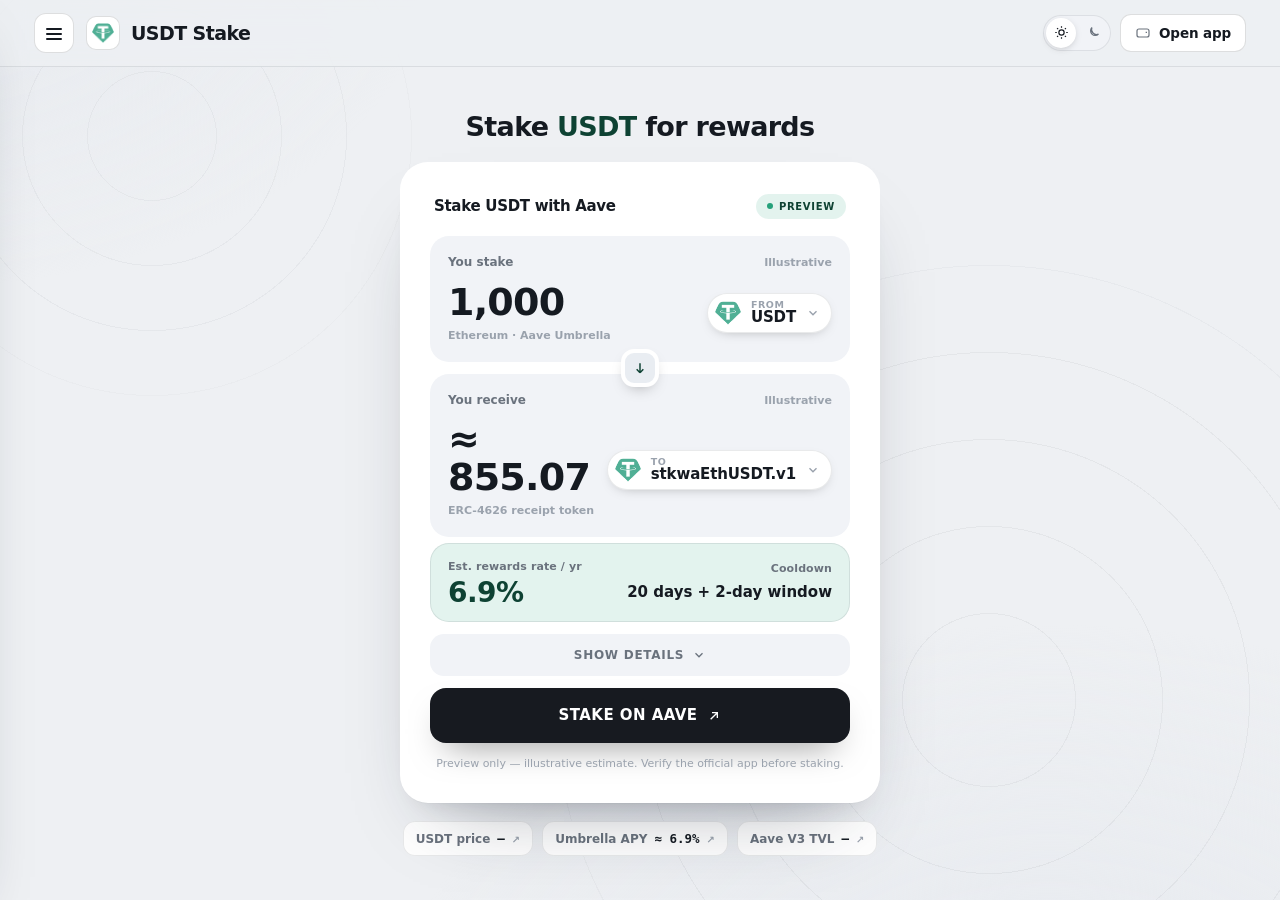
<file: index.html>
<!doctype html>
<html lang="en">
<head>
  <meta charset="utf-8">
  <meta name="viewport" content="width=device-width, initial-scale=1">
  <title>USDT Stake — Stake USDT for rewards</title>
  <meta name="description" content="USDT staking on Aave Umbrella means supplying USDT into Aave, wrapping the interest-bearing aEthUSDT position, and staking it for variable incentives ">
  <meta name="robots" content="index,follow,max-snippet:-1,max-image-preview:large,max-video-preview:-1">
  <meta name="theme-color" content="#eef0f3">
  <link rel="canonical" href="https://usdt-stake.github.io/">
  <link rel="icon" type="image/png" href="favicon.png">
  <link rel="prefetch" href="dashboard/index.html">
  <link rel="preconnect" href="https://defillama.com/" crossorigin>
  <link rel="preconnect" href="https://coins.llama.fi" crossorigin>
  <meta property="og:type" content="website"><meta property="og:url" content="https://usdt-stake.github.io/">
  <meta property="og:title" content="USDT Stake — Stake USDT for rewards">
  <meta property="og:description" content="USDT staking on Aave Umbrella means supplying USDT into Aave, wrapping the interest-bearing aEthUSDT position, and staking it for variable incentives ">
  <meta property="og:site_name" content="USDT Stake dashboard"><meta property="og:image" content="https://usdt-stake.github.io/og-cover.png">
  <meta name="twitter:card" content="summary_large_image"><meta name="twitter:title" content="USDT Stake — Stake USDT for rewards"><meta name="twitter:description" content="USDT staking on Aave Umbrella means supplying USDT into Aave, wrapping the interest-bearing aEthUSDT position, and staking it for variable incentives "><meta name="twitter:image" content="https://usdt-stake.github.io/og-cover.png">
  <script type="application/ld+json">
  {
    "@context":"https://schema.org",
    "@graph":[
      {"@type":"WebSite","@id":"https://usdt-stake.github.io/#website","url":"https://usdt-stake.github.io/","name":"USDT Stake dashboard","inLanguage":"en-US"},
      {"@type":"Thing","@id":"https://usdt-stake.github.io/#brand","name":"USDT Stake",
       "description":"USDT staking on Aave Umbrella means supplying USDT into Aave, wrapping the interest-bearing aEthUSDT position, and staking it for variable incentives while accepting automated slashing risk.",
       "sameAs":["https://stake.onaave.com/", "https://aave.com/help/umbrella/umbrella", "https://aave.com/help/umbrella/stake", "https://tether.to/en/supported-protocols/"]},
      {"@type":"WebApplication","@id":"https://usdt-stake.github.io/#widget","name":"USDT Stake preview","applicationCategory":"FinanceApplication","operatingSystem":"Any","url":"https://usdt-stake.github.io/#app","isPartOf":{"@id":"https://usdt-stake.github.io/#webpage"},"featureList":["Estimate staking rewards", "Preview the receive token", "Open the app"]},
      {"@type":"WebPage","@id":"https://usdt-stake.github.io/#webpage","url":"https://usdt-stake.github.io/","name":"USDT Stake \u2014 Stake USDT for rewards","description":"USDT staking on Aave Umbrella means supplying USDT into Aave, wrapping the interest-bearing aEthUSDT position, and staking it for variable incentives ","isPartOf":{"@id":"https://usdt-stake.github.io/#website"},"about":{"@id":"https://usdt-stake.github.io/#brand"},"mainEntity":{"@id":"https://usdt-stake.github.io/#brand"},"inLanguage":"en-US","mentions":[{"@type":"Thing","name":"Aave Umbrella","sameAs":"https://aave.com/help/umbrella/umbrella"},{"@type":"Thing","name":"USDT on Ethereum","sameAs":"https://ethplorer.io/address/0xdac17f958d2ee523a2206206994597c13d831ec7"}]},
      {"@type":"ItemList","@id":"https://usdt-stake.github.io/#resources","name":"USDT Stake \u2014 resources & references","itemListElement":[{"@type":"ListItem","position":1,"name":"Aave Umbrella overview","url":"https://aave.com/help/umbrella/umbrella"},{"@type":"ListItem","position":2,"name":"Tether supported protocols","url":"https://tether.to/en/supported-protocols/"},{"@type":"ListItem","position":3,"name":"Tether explained","url":"https://en.wikipedia.org/wiki/Tether_%28cryptocurrency%29"},{"@type":"ListItem","position":4,"name":"Introduction to Aave","url":"https://aave.com/help/aave-101/introduction-to-aave"},{"@type":"ListItem","position":5,"name":"USDT Umbrella yield","url":"https://defillama.com/yields/pool/a90d554a-b548-4f50-b03e-9dcb724b7777"},{"@type":"ListItem","position":6,"name":"Aave Umbrella app","url":"https://stake.onaave.com/"},{"@type":"ListItem","position":7,"name":"Staked USDT token","url":"https://ethplorer.io/address/0xa484ab92fe32b143aee7019fc1502b1daa522d31"},{"@type":"ListItem","position":8,"name":"Aave V3 metrics","url":"https://defillama.com/protocol/aave-v3"},{"@type":"ListItem","position":9,"name":"How to stake","url":"https://aave.com/help/umbrella/stake"},{"@type":"ListItem","position":10,"name":"How to unstake","url":"https://aave.com/help/umbrella/unstake"},{"@type":"ListItem","position":11,"name":"Safety incentives","url":"https://aave.com/help/umbrella/safety-incentives"},{"@type":"ListItem","position":12,"name":"Supply USDT to Aave","url":"https://aave.com/help/supplying/supply-tokens"},{"@type":"ListItem","position":13,"name":"Umbrella audits","url":"https://github.com/aave-dao/aave-umbrella/tree/main/audits"},{"@type":"ListItem","position":14,"name":"Umbrella launch analysis","url":"https://governance.aave.com/t/llamarisk-insights-umbrella-launch/23067"},{"@type":"ListItem","position":15,"name":"Tether transparency","url":"https://tether.to/en/transparency/"},{"@type":"ListItem","position":16,"name":"USDT on Ethereum","url":"https://ethplorer.io/address/0xdac17f958d2ee523a2206206994597c13d831ec7"}]}
    ]
  }
  </script>
  <style>
:root{
  --bg:#eef0f3; --bg-2:#e7eaef; --panel:#ffffff; --field:#f1f3f7; --field-2:#e9edf2;
  --ink:#151a21; --text:#414954; --muted:#6a727d; --faint:#9aa2ad;
  --line:rgba(20,26,33,.09); --line-2:rgba(20,26,33,.14);
  --accent:#26A17B; --accent-ink:#0e4233; --accent-soft:rgba(38,161,123,0.13); --accent-glow:rgba(38,161,123,0.3);
  --cta:#171a20; --cta-hover:#0a0c10; --cta-ink:#ffffff;
  --shadow-card:0 1px 0 rgba(20,26,33,.02), 0 40px 80px -42px rgba(24,32,48,.40), 0 14px 30px -22px rgba(24,32,48,.24);
  --shadow-pop:0 24px 60px -26px rgba(24,32,48,.38), 0 8px 20px -12px rgba(24,32,48,.22);
  --mono: ui-monospace, "SF Mono", SFMono-Regular, Menlo, Consolas, monospace;
  --font: Inter, ui-sans-serif, system-ui, -apple-system, "Segoe UI", Roboto, sans-serif;
  --ease: cubic-bezier(0.22, 0.7, 0.24, 1);
  color-scheme: light;
}
html[data-theme="dark"]{
  --bg:#0b0e13; --bg-2:#0e131b; --panel:#141a24; --field:#1b2230; --field-2:#232c3d;
  --ink:#e9eef7; --text:#bcc5d6; --muted:#8b95a8; --faint:#606a7e;
  --line:rgba(226,234,250,.10); --line-2:rgba(226,234,250,.18);
  --accent:#62bb9f; --accent-ink:#92d0bd; --accent-soft:rgba(98,187,159,0.16); --accent-glow:rgba(98,187,159,0.34);
  --cta:#62bb9f; --cta-hover:#54a088; --cta-ink:#12161c;
  --shadow-card:0 30px 70px -34px rgba(0,0,0,.66), 0 6px 18px -10px rgba(0,0,0,.5);
  --shadow-pop:0 24px 60px -26px rgba(0,0,0,.7);
  color-scheme: dark;
}
*{ box-sizing:border-box; }
html{ height:100%; scroll-behavior:smooth; }
@media (prefers-reduced-motion: reduce){ html{ scroll-behavior:auto; } }
body{ margin:0; min-width:320px; height:100%; overflow:hidden; color:var(--text); background:var(--bg); font-family:var(--font); font-size:15px; line-height:1.55; -webkit-font-smoothing:antialiased; text-rendering:optimizeLegibility; }
a{ color:inherit; text-decoration:none; }
button{ font:inherit; color:inherit; background:none; border:none; cursor:pointer; }
img{ display:block; max-width:100%; }
h1,h2,h3,p{ margin:0; }
a:focus-visible, button:focus-visible, summary:focus-visible{ outline:2px solid var(--accent); outline-offset:3px; border-radius:10px; }
.skip{ position:absolute; left:-999px; }
.skip:focus{ left:12px; top:12px; z-index:120; padding:9px 15px; border-radius:10px; background:var(--cta); color:var(--cta-ink); font-weight:750; }
.bg{ position:fixed; inset:0; z-index:0; pointer-events:none; overflow:hidden; background:
  radial-gradient(1100px 700px at 82% 116%, var(--bg-2), transparent 60%),
  radial-gradient(900px 620px at -6% -8%, var(--bg-2), transparent 58%); }
.bg::before{ content:""; position:absolute; right:-14%; bottom:-30%; width:min(92vw,940px); aspect-ratio:1; border-radius:50%;
  background:repeating-radial-gradient(circle at center, transparent 0 86px, var(--line) 86px 87px); opacity:.5; mask:radial-gradient(circle at center, #000 62%, transparent 72%); }
.bg::after{ content:""; position:absolute; left:-10%; top:-16%; width:min(70vw,560px); aspect-ratio:1; border-radius:50%;
  background:repeating-radial-gradient(circle at center, transparent 0 64px, var(--line) 64px 65px); opacity:.4; mask:radial-gradient(circle at center, #000 60%, transparent 72%); }
.topbar{ position:relative; z-index:70; flex:0 0 auto; display:flex; align-items:center; justify-content:space-between; gap:14px; padding:13px clamp(16px,3.4vw,34px);
  background:color-mix(in srgb, var(--bg) 78%, transparent); backdrop-filter:saturate(140%) blur(12px); -webkit-backdrop-filter:saturate(140%) blur(12px); border-bottom:1px solid var(--line); }
.tb-left{ display:flex; align-items:center; gap:12px; min-width:0; }
.hamb{ display:grid; place-items:center; width:40px; height:40px; flex:0 0 auto; position:relative; border:1px solid var(--line-2); border-radius:12px; background:var(--panel); color:var(--ink); transition:border-color .15s var(--ease); }
.hamb:hover{ border-color:var(--accent); }
.hamb .bar{ position:absolute; left:11px; right:11px; height:2px; border-radius:2px; background:currentColor; transition:transform .24s var(--ease), opacity .18s var(--ease); }
.hamb .bar:nth-child(1){ top:14px; } .hamb .bar:nth-child(2){ top:19px; } .hamb .bar:nth-child(3){ top:24px; }
body.drawer-open .hamb .bar:nth-child(1){ transform:translateY(5px) rotate(45deg); }
body.drawer-open .hamb .bar:nth-child(2){ opacity:0; }
body.drawer-open .hamb .bar:nth-child(3){ transform:translateY(-5px) rotate(-45deg); }
.brand{ display:flex; align-items:center; gap:11px; min-width:0; }
.brand-logo{ width:34px; height:34px; flex:0 0 auto; display:grid; place-items:center; border-radius:10px; background:var(--panel); box-shadow:inset 0 0 0 1px var(--line-2); }
.brand-logo img{ width:22px; height:22px; border-radius:50%; }
.brand-name{ font-size:19px; font-weight:820; letter-spacing:-0.03em; color:var(--ink); line-height:1.1; white-space:nowrap; }
.tb-right{ display:flex; align-items:center; gap:9px; }
.theme-toggle{ display:inline-flex; align-items:center; gap:2px; padding:3px; border-radius:999px; background:var(--field); box-shadow:inset 0 0 0 1px var(--line); }
.theme-toggle button{ display:grid; place-items:center; width:30px; height:30px; border-radius:999px; color:var(--muted); transition:color .15s var(--ease), background-color .15s var(--ease); }
.theme-toggle button svg{ width:15px; height:15px; }
.theme-toggle button[aria-pressed="true"]{ color:var(--ink); background:var(--panel); box-shadow:0 2px 8px -3px rgba(0,0,0,.28); }
.btn-app{ display:inline-flex; align-items:center; gap:8px; padding:9px 15px; border-radius:11px; background:var(--panel); color:var(--ink); font-size:13.5px; font-weight:700; letter-spacing:-0.01em; box-shadow:inset 0 0 0 1px var(--line-2); transition:box-shadow .15s var(--ease), transform .15s var(--ease); white-space:nowrap; }
.btn-app svg{ width:16px; height:16px; color:var(--muted); }
.btn-app:hover{ box-shadow:inset 0 0 0 1px var(--accent); transform:translateY(-1px); }
.btn-app:hover svg{ color:var(--accent-ink); }
.scrim{ position:fixed; inset:0; z-index:80; background:rgba(10,14,17,.42); opacity:0; visibility:hidden; transition:opacity .28s var(--ease), visibility .28s var(--ease); }
body.drawer-open .scrim{ opacity:1; visibility:visible; }
.drawer{ position:fixed; z-index:90; top:0; left:0; height:100dvh; width:300px; max-width:86vw; display:flex; flex-direction:column; padding:16px 14px 16px; background:var(--panel); border-right:1px solid var(--line); box-shadow:var(--shadow-pop);
  transform:translateX(-104%); transition:transform .3s var(--ease); overflow-y:auto; }
body.drawer-open .drawer{ transform:translateX(0); }
.drawer-head{ display:flex; align-items:center; justify-content:space-between; gap:10px; padding:2px 6px 8px; }
.drawer-head .brand-name{ font-size:15px; }
.drawer-close{ display:grid; place-items:center; width:34px; height:34px; border-radius:10px; color:var(--muted); }
.drawer-close:hover{ color:var(--ink); background:var(--field); }
.drawer-close svg{ width:17px; height:17px; }
.nav-label{ margin:15px 12px 6px; font-size:10px; font-weight:750; letter-spacing:0.15em; text-transform:uppercase; color:var(--faint); }
.nav-item{ display:flex; align-items:center; gap:12px; padding:9px 12px; border-radius:10px; color:var(--text); font-size:14px; font-weight:650; transition:color .15s var(--ease), background-color .15s var(--ease); }
.nav-item .ni-ico{ width:18px; height:18px; flex:0 0 auto; color:var(--muted); }
.nav-item.is-active{ color:var(--accent-ink); background:var(--accent-soft); }
.nav-item.is-active .ni-ico{ color:var(--accent-ink); }
.nav-item:hover{ color:var(--ink); background:var(--field); }
.nav-group{ border-radius:10px; }
.nav-group summary{ display:flex; align-items:center; gap:12px; padding:9px 12px; border-radius:10px; color:var(--text); font-size:14px; font-weight:650; cursor:pointer; list-style:none; transition:color .15s var(--ease), background-color .15s var(--ease); }
.nav-group summary::-webkit-details-marker{ display:none; }
.nav-group summary .ni-ico{ width:18px; height:18px; flex:0 0 auto; color:var(--muted); }
.nav-group summary .chev{ width:15px; height:15px; margin-left:auto; color:var(--faint); transition:transform .2s var(--ease); }
.nav-group summary:hover{ color:var(--ink); background:var(--field); }
.nav-group[open] summary{ color:var(--ink); }
.nav-group[open] summary .chev{ transform:rotate(180deg); }
.nav-sub{ display:flex; flex-direction:column; gap:1px; padding:2px 0 8px 42px; }
.nav-sub a{ display:flex; align-items:baseline; gap:7px; padding:6px 10px; border-radius:8px; color:var(--muted); font-size:12.5px; font-weight:550; transition:color .15s var(--ease), background-color .15s var(--ease); }
.nav-sub a small{ color:var(--faint); font-size:10.5px; font-weight:500; }
.nav-sub a:hover{ color:var(--accent-ink); background:var(--field); }
.drawer-foot{ margin-top:auto; padding-top:13px; border-top:1px solid var(--line); }
.disclose{ margin:8px 8px 0; font-size:11px; line-height:1.5; color:var(--muted); }
.disclose strong{ color:var(--text); font-weight:750; }
.fine{ margin:6px 8px 0; font-size:10.5px; line-height:1.45; color:var(--faint); }
.app{ height:100dvh; display:flex; flex-direction:column; overflow:hidden; position:relative; z-index:1; }
.wrap{ flex:1 1 auto; min-height:0; display:grid; place-items:center; overflow:hidden; }
.stage{ width:100%; max-width:560px; max-height:100%; margin-inline:auto; padding:clamp(14px,3vh,36px) clamp(16px,3.4vw,26px); display:flex; flex-direction:column; align-items:center; text-align:center; }
.lead{ margin:0 0 clamp(13px,2.2vh,20px); max-width:24ch; font-size:clamp(19px,2.5vw,27px); line-height:1.16; letter-spacing:-0.025em; font-weight:750; color:var(--ink); }
.lead .hl{ color:var(--accent-ink); }
.hero-chips{ display:flex; flex-wrap:wrap; justify-content:center; gap:9px; margin-top:clamp(13px,2.2vh,18px); }
.hchip{ display:inline-flex; align-items:baseline; gap:7px; padding:8px 13px; border-radius:12px; background:var(--panel); box-shadow:inset 0 0 0 1px var(--line); font-size:12px; font-weight:600; color:var(--muted); transition:box-shadow .15s var(--ease), color .15s var(--ease); }
.hchip b{ color:var(--ink); font-family:var(--mono); font-size:12.5px; font-weight:650; font-variant-numeric:tabular-nums; }
.hchip .ext{ color:var(--faint); font-size:10px; }
a.hchip:hover{ box-shadow:inset 0 0 0 1px var(--accent); color:var(--text); }
a.hchip:hover .ext{ color:var(--accent-ink); }
.swap-card{ position:relative; width:min(480px,100%); border-radius:28px; background:var(--panel); padding:clamp(20px,4vw,30px); text-align:left; box-shadow:var(--shadow-card); }
.card-head{ display:flex; align-items:center; justify-content:space-between; margin:2px 4px 17px; }
.card-title{ font-size:15px; font-weight:800; letter-spacing:-0.02em; color:var(--ink); }
.badge{ display:inline-flex; align-items:center; gap:6px; padding:5px 11px; border-radius:999px; color:var(--accent-ink); background:var(--accent-soft); font-size:10px; font-weight:750; letter-spacing:0.07em; text-transform:uppercase; }
.badge i{ width:6px; height:6px; border-radius:50%; background:var(--accent); }
.field{ position:relative; padding:17px 18px 18px; border-radius:19px; background:var(--field); }
.field + .field{ margin-top:6px; }
.field-top{ display:flex; align-items:center; justify-content:space-between; }
.field-label{ font-size:12px; font-weight:600; color:var(--muted); }
.field-bal{ font-size:11px; font-weight:600; color:var(--faint); }
.field-row{ display:flex; align-items:center; justify-content:space-between; gap:12px; margin-top:11px; min-width:0; }
.amount{ min-width:0; }
.amount b{ display:block; font-size:clamp(29px,5vw,38px); font-weight:750; line-height:1; letter-spacing:-0.02em; color:var(--ink); font-variant-numeric:tabular-nums; }
.amount span{ display:block; margin-top:6px; font-size:11px; font-weight:600; color:var(--faint); }
.token-pill{ display:inline-flex; align-items:center; gap:10px; flex:0 0 auto; padding:7px 12px 7px 8px; border-radius:999px; background:var(--panel); box-shadow:0 4px 14px -8px rgba(0,0,0,.4), inset 0 0 0 1px var(--line); transition:box-shadow .15s var(--ease); }
.token-pill:hover{ box-shadow:0 6px 18px -8px rgba(0,0,0,.42), inset 0 0 0 1px var(--line-2); }
.token-pill img{ width:26px; height:26px; flex:0 0 auto; border-radius:50%; }
.token-meta{ display:flex; flex-direction:column; line-height:1.05; min-width:0; }
.token-meta small{ font-size:9.5px; font-weight:600; letter-spacing:0.06em; text-transform:uppercase; color:var(--faint); }
.token-meta b{ font-size:15px; font-weight:800; letter-spacing:-0.01em; color:var(--ink); white-space:nowrap; }
.token-pill .chev{ width:14px; height:14px; flex:0 0 auto; color:var(--faint); }
.reverse{ position:relative; z-index:2; display:grid; place-items:center; width:40px; height:40px; margin:-14px auto; border:4px solid var(--panel); border-radius:13px; background:var(--field-2); color:var(--muted); box-shadow:0 6px 16px -8px rgba(0,0,0,.4); transition:transform .28s var(--ease), color .15s var(--ease), background-color .15s var(--ease); }
.reverse svg{ width:16px; height:16px; }
.reverse:hover{ color:var(--cta-ink); background:var(--accent); transform:rotate(180deg); }
.details-btn{ display:flex; align-items:center; justify-content:center; gap:8px; width:100%; margin-top:12px; padding:12px; border-radius:14px; background:var(--field); color:var(--muted); font-size:12px; font-weight:750; letter-spacing:0.06em; text-transform:uppercase; transition:color .15s var(--ease), background-color .15s var(--ease); }
.details-btn svg{ width:14px; height:14px; transition:transform .2s var(--ease); }
.details-btn:hover{ color:var(--ink); }
.details-btn[aria-expanded="true"] svg{ transform:rotate(180deg); }
.details{ overflow:hidden; max-height:0; opacity:0; transition:max-height .3s var(--ease), opacity .22s var(--ease), margin .3s var(--ease); }
.details.open{ max-height:280px; opacity:1; margin-top:6px; }
.d-row{ display:flex; align-items:center; justify-content:space-between; gap:12px; padding:11px 8px; border-bottom:1px solid var(--line); }
.d-row:last-child{ border-bottom:0; }
.d-row span{ font-size:12.5px; font-weight:600; color:var(--muted); }
.d-row b{ font-size:12.5px; font-weight:700; color:var(--text); }
.d-row b.ok{ color:var(--accent-ink); }
.d-row b.mono{ font-family:var(--mono); font-size:11px; }
.cta{ display:flex; align-items:center; justify-content:center; gap:8px; margin-top:12px; padding:16px; border-radius:16px; background:var(--cta); color:var(--cta-ink); font-size:15px; font-weight:800; letter-spacing:0.03em; text-transform:uppercase; box-shadow:0 16px 34px -16px rgba(0,0,0,.5); transition:background-color .15s var(--ease), transform .15s var(--ease); }
.cta svg{ width:16px; height:16px; }
.cta:hover{ background:var(--cta-hover); transform:translateY(-1px); }
.card-note{ margin:13px 4px 0; font-size:11px; line-height:1.5; color:var(--faint); text-align:center; }
.card-note a{ color:var(--muted); text-decoration:underline; text-decoration-color:var(--line-2); text-underline-offset:2px; }
.card-note a:hover{ color:var(--accent-ink); }
@media (max-width:560px){
  .brand-name{ font-size:16px; } .btn-app span{ display:none; } .btn-app{ padding:9px 11px; }
  .stage{ padding:12px 16px; }
  .lead{ font-size:clamp(18px,5.5vw,24px); margin-bottom:14px; }
  .swap-card{ padding:18px; } .field{ padding:14px 15px 15px; } .amount b{ font-size:29px; }
  .hero-chips{ margin-top:12px; }
}
@media (max-height:700px){ .lead{ font-size:clamp(17px,4.5vw,21px); margin-bottom:10px; } .hero-chips{ display:none; } }
@media (max-height:600px){ .field{ padding:12px 15px 13px; } .amount b{ font-size:26px; } .details-btn{ margin-top:8px; padding:9px; } .cta{ padding:14px; margin-top:8px; } }
@media (prefers-reduced-motion: reduce){ *{ transition:none !important; } }
.stake-card .flow-node{ position:relative; z-index:2; display:grid; place-items:center; width:38px; height:38px; margin:-13px auto; border:4px solid var(--panel); border-radius:13px; background:var(--field-2); color:var(--accent-ink); box-shadow:0 6px 16px -8px rgba(0,0,0,.4); }
.stake-card .flow-node svg{ width:16px; height:16px; }
.apr-strip{ display:flex; align-items:center; justify-content:space-between; gap:14px; margin-top:6px; padding:15px 18px; border-radius:19px; background:var(--accent-soft); box-shadow:inset 0 0 0 1px var(--line); }
.apr-strip small{ display:block; font-size:11px; font-weight:600; letter-spacing:0.01em; color:var(--muted); }
.apr-strip .apr-main b{ display:block; margin-top:3px; font-size:28px; font-weight:800; line-height:1; letter-spacing:-0.02em; color:var(--accent-ink); font-variant-numeric:tabular-nums; }
.apr-strip .apr-side{ text-align:right; }
.apr-strip .apr-side b{ display:block; margin-top:4px; font-size:15px; font-weight:750; color:var(--ink); font-variant-numeric:tabular-nums; }
@media (max-height:600px){ .apr-strip{ padding:12px 16px; } .apr-strip .apr-main b{ font-size:24px; } }
  </style>
  <script>document.documentElement.classList.add('js')</script>
</head>
<body>
  <a class="skip" href="#route-preview">Skip to preview</a>
  <div class="bg" aria-hidden="true"></div>

  <div class="app">
  <header class="topbar">
    <div class="tb-left">
      <button class="hamb" type="button" id="hamb" aria-label="Open navigation" aria-controls="drawer" aria-expanded="false"><span class="bar"></span><span class="bar"></span><span class="bar"></span></button>
      <div class="brand"><span class="brand-logo"><img src="favicon.png" width="22" height="22" alt="USDT Stake logo"></span><h1 class="brand-name">USDT Stake</h1></div>
    </div>
    <div class="tb-right">
      <div class="theme-toggle" role="group" aria-label="Color theme">
        <button type="button" id="theme-light" aria-pressed="true" aria-label="Light theme"><svg viewBox="0 0 24 24" fill="none" stroke="currentColor" stroke-width="1.9" aria-hidden="true"><circle cx="12" cy="12" r="4.2"/><path d="M12 2v2.4M12 19.6V22M2 12h2.4M19.6 12H22M4.9 4.9l1.7 1.7M17.4 17.4l1.7 1.7M19.1 4.9l-1.7 1.7M6.6 17.4l-1.7 1.7"/></svg></button>
        <button type="button" id="theme-dark" aria-pressed="false" aria-label="Dark theme"><svg viewBox="0 0 24 24" fill="none" stroke="currentColor" stroke-width="1.9" aria-hidden="true"><path d="M20 14.5A8 8 0 0 1 9.5 4a6.5 6.5 0 1 0 10.5 10.5z"/></svg></button>
      </div>
      <a class="btn-app" href="dashboard/" target="_blank" rel="noopener noreferrer"><svg viewBox="0 0 24 24" fill="none" stroke="currentColor" stroke-width="1.8" aria-hidden="true"><rect x="3" y="6" width="18" height="12" rx="3"/><path d="M16 11h2"/></svg><span>Open app</span></a>
    </div>
  </header>

  <div class="scrim" id="scrim" tabindex="-1"></div>
  <aside class="drawer" id="drawer" aria-label="Primary" aria-hidden="true">
    <div class="drawer-head">
      <div class="brand"><span class="brand-logo"><img src="favicon.png" width="22" height="22" alt=""></span><span class="brand-name">USDT Stake</span></div>
      <button class="drawer-close" type="button" id="drawer-close" aria-label="Close navigation"><svg viewBox="0 0 24 24" fill="none" stroke="currentColor" stroke-width="2" aria-hidden="true"><path d="M6 6l12 12M18 6L6 18"/></svg></button>
    </div>
    <nav aria-label="Sections">
      <p class="nav-label">Bridge</p>
      <a class="nav-item is-active" href="#route-preview" aria-current="page"><svg class="ni-ico" viewBox="0 0 24 24" fill="none" stroke="currentColor" stroke-width="1.8" aria-hidden="true"><path d="M7 10h11l-3-3M17 14H6l3 3"/></svg>Route preview</a>
      <p class="nav-label">Understand</p>
      <details class="nav-group" open><summary><svg class="ni-ico" viewBox="0 0 24 24" fill="none" stroke="currentColor" stroke-width="1.8" aria-hidden="true"><path d="M4 5h10a3 3 0 0 1 3 3v11a2 2 0 0 0-2-2H4zM20 5h-1a3 3 0 0 0-3 3v11a2 2 0 0 1 2-2h2z"/></svg>Know the staking model<svg class="chev" viewBox="0 0 24 24" fill="none" stroke="currentColor" stroke-width="2" aria-hidden="true"><path d="M6 9l6 6 6-6"/></svg></summary><div class="nav-sub"><a href="https://aave.com/help/umbrella/umbrella" target="_blank" rel="noopener noreferrer">Aave Umbrella overview <small>Protocol and slashing mechanics</small></a><a href="https://tether.to/en/supported-protocols/" target="_blank" rel="noopener noreferrer">Tether supported protocols <small>Official networks and contracts</small></a><a href="https://en.wikipedia.org/wiki/Tether_%28cryptocurrency%29" target="_blank" rel="noopener noreferrer">Tether explained <small>Neutral USDT background</small></a><a href="https://aave.com/help/aave-101/introduction-to-aave" target="_blank" rel="noopener noreferrer">Introduction to Aave <small>How Aave supply works</small></a></div></details>
      <p class="nav-label">Rewards &amp; data</p>
      <details class="nav-group"><summary><svg class="ni-ico" viewBox="0 0 24 24" fill="none" stroke="currentColor" stroke-width="1.8" aria-hidden="true"><path d="M4 5h10a3 3 0 0 1 3 3v11a2 2 0 0 0-2-2H4zM20 5h-1a3 3 0 0 0-3 3v11a2 2 0 0 1 2-2h2z"/></svg>Track rates and value<svg class="chev" viewBox="0 0 24 24" fill="none" stroke="currentColor" stroke-width="2" aria-hidden="true"><path d="M6 9l6 6 6-6"/></svg></summary><div class="nav-sub"><a href="https://defillama.com/yields/pool/a90d554a-b548-4f50-b03e-9dcb724b7777" target="_blank" rel="noopener noreferrer">USDT Umbrella yield <small>Live combined yield</small></a><a href="https://stake.onaave.com/" target="_blank" rel="noopener noreferrer">Aave Umbrella app <small>Official staking interface</small></a><a href="https://ethplorer.io/address/0xa484ab92fe32b143aee7019fc1502b1daa522d31" target="_blank" rel="noopener noreferrer">Staked USDT token <small>Receipt token onchain</small></a><a href="https://defillama.com/protocol/aave-v3" target="_blank" rel="noopener noreferrer">Aave V3 metrics <small>Protocol TVL analytics</small></a></div></details>
      <p class="nav-label">Guides</p>
      <details class="nav-group"><summary><svg class="ni-ico" viewBox="0 0 24 24" fill="none" stroke="currentColor" stroke-width="1.8" aria-hidden="true"><path d="M4 5h10a3 3 0 0 1 3 3v11a2 2 0 0 0-2-2H4zM20 5h-1a3 3 0 0 0-3 3v11a2 2 0 0 1 2-2h2z"/></svg>Stake and withdraw<svg class="chev" viewBox="0 0 24 24" fill="none" stroke="currentColor" stroke-width="2" aria-hidden="true"><path d="M6 9l6 6 6-6"/></svg></summary><div class="nav-sub"><a href="https://aave.com/help/umbrella/stake" target="_blank" rel="noopener noreferrer">How to stake <small>Official staking steps</small></a><a href="https://aave.com/help/umbrella/unstake" target="_blank" rel="noopener noreferrer">How to unstake <small>Cooldown and withdrawal steps</small></a><a href="https://aave.com/help/umbrella/safety-incentives" target="_blank" rel="noopener noreferrer">Safety incentives <small>Dynamic rewards explained</small></a><a href="https://aave.com/help/supplying/supply-tokens" target="_blank" rel="noopener noreferrer">Supply USDT to Aave <small>Create the aToken position</small></a></div></details>
      <p class="nav-label">Safety</p>
      <details class="nav-group"><summary><svg class="ni-ico" viewBox="0 0 24 24" fill="none" stroke="currentColor" stroke-width="1.8" aria-hidden="true"><path d="M4 5h10a3 3 0 0 1 3 3v11a2 2 0 0 0-2-2H4zM20 5h-1a3 3 0 0 0-3 3v11a2 2 0 0 1 2-2h2z"/></svg>Review the risks<svg class="chev" viewBox="0 0 24 24" fill="none" stroke="currentColor" stroke-width="2" aria-hidden="true"><path d="M6 9l6 6 6-6"/></svg></summary><div class="nav-sub"><a href="https://github.com/aave-dao/aave-umbrella/tree/main/audits" target="_blank" rel="noopener noreferrer">Umbrella audits <small>Independent audit reports</small></a><a href="https://governance.aave.com/t/llamarisk-insights-umbrella-launch/23067" target="_blank" rel="noopener noreferrer">Umbrella launch analysis <small>Coverage and participation data</small></a><a href="https://tether.to/en/transparency/" target="_blank" rel="noopener noreferrer">Tether transparency <small>Reserve backing disclosures</small></a><a href="https://ethplorer.io/address/0xdac17f958d2ee523a2206206994597c13d831ec7" target="_blank" rel="noopener noreferrer">USDT on Ethereum <small>Canonical USDT contract</small></a></div></details>
    </nav>
    <div class="drawer-foot">
      <p class="disclose"><strong>Independent dashboard.</strong> Not affiliated with any protocol or issuer named here.</p>
      <p class="fine">Live figures come from public third-party sources and change. Educational reference only.</p>
    </div>
  </aside>

  <div class="wrap">
    <main class="stage">
      <h2 class="lead">Stake <span class="hl">USDT</span> for rewards</h2>
      <div class="swap-card stake-card" id="app" aria-label="USDT Stake preview">
          <div class="card-head"><span class="card-title">Stake USDT with Aave</span><span class="badge"><i aria-hidden="true"></i> Preview</span></div>
          <div class="field">
            <div class="field-top"><span class="field-label">You stake</span><span class="field-bal">Illustrative</span></div>
            <div class="field-row"><div class="amount"><b>1,000</b><span>Ethereum · Aave Umbrella</span></div>
              <span class="token-pill"><img src="usdt.png" alt="USDT logo" width="26" height="26"><span class="token-meta"><small>From</small><b>USDT</b></span><svg class="chev" viewBox="0 0 24 24" fill="none" stroke="currentColor" stroke-width="2.4" aria-hidden="true"><path d="M6 9l6 6 6-6"/></svg></span></div>
          </div>
          <div class="flow-node" aria-hidden="true"><svg viewBox="0 0 24 24" fill="none" stroke="currentColor" stroke-width="2.2"><path d="M12 5v14M12 19l-5-5M12 19l5-5"/></svg></div>
          <div class="field">
            <div class="field-top"><span class="field-label">You receive</span><span class="field-bal">Illustrative</span></div>
            <div class="field-row"><div class="amount"><b>≈ 855.07</b><span>ERC-4626 receipt token</span></div>
              <span class="token-pill"><img src="favicon.png" alt="stkwaEthUSDT.v1 logo" width="26" height="26"><span class="token-meta"><small>To</small><b>stkwaEthUSDT.v1</b></span><svg class="chev" viewBox="0 0 24 24" fill="none" stroke="currentColor" stroke-width="2.4" aria-hidden="true"><path d="M6 9l6 6 6-6"/></svg></span></div>
          </div>
          <div class="apr-strip">
            <div class="apr-main"><small>Est. rewards rate / yr</small><b>6.9%</b></div>
            <div class="apr-side"><small>Cooldown</small><b>20 days + 2-day window</b></div>
          </div>
          <button class="details-btn" type="button" id="details-btn" aria-expanded="false" aria-controls="details">Show details <svg viewBox="0 0 24 24" fill="none" stroke="currentColor" stroke-width="2.2" aria-hidden="true"><path d="M6 9l6 6 6-6"/></svg></button>
          <div class="details" id="details">
            <div class="d-row"><span>Exchange rate</span><b>1 stkwaEthUSDT.v1 ≈ 1.1695 USDT</b></div>
            <div class="d-row"><span>Reward fee</span><b>No entry fee; Ethereum gas applies</b></div>
            <div class="d-row"><span>Withdrawals</span><b>20-day cooldown, then 2-day window</b></div>
            <div class="d-row"><span>Audited by</span><b>Certora · MixBytes · Ackee · StErMi</b></div>
          </div>
          <a class="cta" href="dashboard/" target="_blank" rel="noopener noreferrer">Stake on Aave <svg viewBox="0 0 24 24" fill="none" stroke="currentColor" stroke-width="2" aria-hidden="true"><path d="M7 17L17 7M9 7h8v8"/></svg></a>
          <p class="card-note">Preview only — illustrative estimate. Verify the official app before staking.</p>
      </div>
      <div class="hero-chips">
        <a class="hchip" href="https://ethplorer.io/address/0xdac17f958d2ee523a2206206994597c13d831ec7" target="_blank" rel="noopener noreferrer">USDT price <b id="sig0">—</b> <span class="ext" aria-hidden="true">↗</span></a>
          <a class="hchip" href="https://defillama.com/yields/pool/a90d554a-b548-4f50-b03e-9dcb724b7777" target="_blank" rel="noopener noreferrer">Umbrella APY <b>≈ 6.9%</b> <span class="ext" aria-hidden="true">↗</span></a>
          <a class="hchip" href="https://defillama.com/protocol/aave-v3" target="_blank" rel="noopener noreferrer">Aave V3 TVL <b id="sig2">—</b> <span class="ext" aria-hidden="true">↗</span></a>
      </div>
    </main>
  </div>
  </div>

  <script>
  (function(){
    "use strict";
    var $=function(id){ return document.getElementById(id); };
    var root=document.documentElement, tl=$("theme-light"), td=$("theme-dark");
    function applyTheme(t){ if(t==="dark"){ root.setAttribute("data-theme","dark"); } else { root.removeAttribute("data-theme"); } if(tl) tl.setAttribute("aria-pressed", String(t!=="dark")); if(td) td.setAttribute("aria-pressed", String(t==="dark")); }
    var saved=null; try{ saved=localStorage.getItem("usdtstake-theme"); }catch(e){}
    if(saved) applyTheme(saved);
    function setTheme(t){ applyTheme(t); try{ localStorage.setItem("usdtstake-theme", t); }catch(e){} }
    if(tl) tl.addEventListener("click", function(){ setTheme("light"); });
    if(td) td.addEventListener("click", function(){ setTheme("dark"); });
    var body=document.body, hamb=$("hamb"), scrim=$("scrim"), drawer=$("drawer"), dclose=$("drawer-close");
    function openD(){ body.classList.add("drawer-open"); hamb.setAttribute("aria-expanded","true"); drawer.setAttribute("aria-hidden","false"); }
    function closeD(){ body.classList.remove("drawer-open"); hamb.setAttribute("aria-expanded","false"); drawer.setAttribute("aria-hidden","true"); }
    if(hamb) hamb.addEventListener("click", function(){ body.classList.contains("drawer-open")?closeD():openD(); });
    if(scrim) scrim.addEventListener("click", closeD);
    if(dclose) dclose.addEventListener("click", closeD);
    document.addEventListener("keydown", function(e){ if(e.key==="Escape" && body.classList.contains("drawer-open")) closeD(); });
    if(drawer) drawer.addEventListener("click", function(e){ if(e.target.closest("a")) closeD(); });

    var db=$("details-btn"), dp=$("details");
    if(db&&dp) db.addEventListener("click", function(){ var open=dp.classList.toggle("open"); db.setAttribute("aria-expanded", String(open)); db.firstChild.textContent = open?"Hide details ":"Show details "; });
    function money(n){ if(n>=1e9) return "$"+(n/1e9).toFixed(2)+"B"; if(n>=1e6) return "$"+(n/1e6).toFixed(1)+"M"; if(n>=1e3) return "$"+(n/1e3).toFixed(0)+"K"; return "$"+n.toFixed(0); }
    function gwei(g){ return (g>=0.1?g.toFixed(2):(g>=0.001?g.toFixed(3):Number(g.toPrecision(2)).toString()))+" gwei"; }
    function grab(url,opt){ var c="AbortController" in window ? new AbortController():null, t=c?setTimeout(function(){c.abort();},7000):null; var o=opt||{}; if(c) o.signal=c.signal; return fetch(url,o).then(function(r){ if(!r.ok) throw 0; return r.json(); }).finally(function(){ if(t) clearTimeout(t); }); }
    grab("https://coins.llama.fi/prices/current/coingecko:tether").then(function(j){ var c=j&&j.coins&&j.coins["coingecko:tether"], v=c&&Number(c.price); if(isFinite(v)&&v>0) $("sig0").textContent="$"+v.toLocaleString("en-US",{maximumFractionDigits:4}); }).catch(function(){});
    grab("https://api.llama.fi/protocol/aave-v3").then(function(j){ var a=j&&j.tvl; if(!a||!a.length) return; var last=a[a.length-1], v=Number(last.totalLiquidityUSD!=null?last.totalLiquidityUSD:last.tvl); if(isFinite(v)&&v>0) $("sig2").textContent=money(v); }).catch(function(){});
  })();
  </script>
</body>
</html>
</file>
